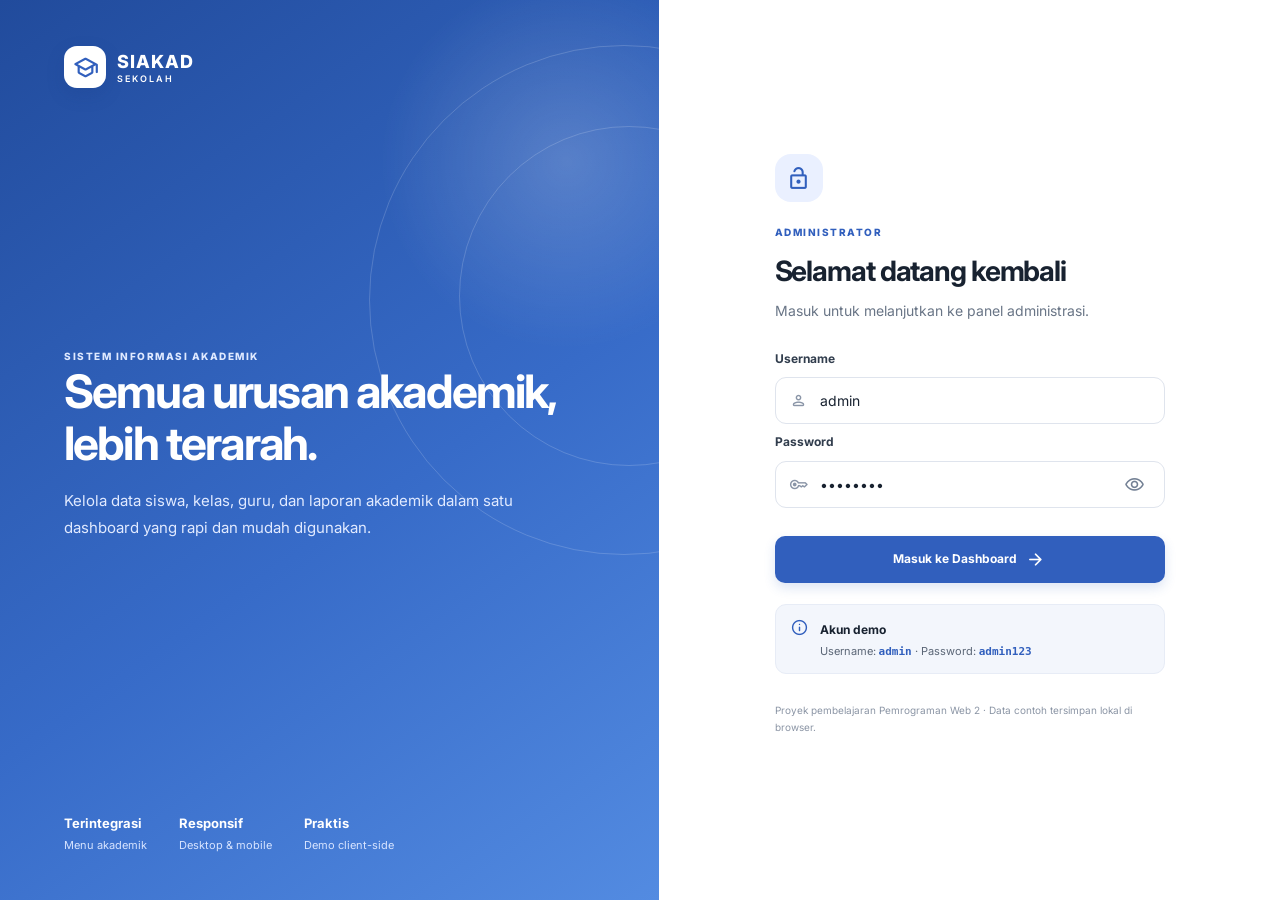
<file: index.html>
<!DOCTYPE html>
<html lang="id">
<head>
  <meta charset="UTF-8" />
  <meta name="viewport" content="width=device-width, initial-scale=1.0" />
  <meta name="theme-color" content="#2856a6" />
  <title>Masuk Admin | SIAKAD Sekolah</title>
  <link rel="preconnect" href="https://fonts.googleapis.com" />
  <link rel="preconnect" href="https://fonts.gstatic.com" crossorigin />
  <link href="https://fonts.googleapis.com/css2?family=Inter:wght@400;500;600;700;800&family=Material+Symbols+Rounded:opsz,wght,FILL,GRAD@20..48,400,0,0" rel="stylesheet" />
  <link rel="stylesheet" href="style.css" />
</head>
<body class="login-page">
  <main class="login-shell">
    <section class="login-art" aria-label="Informasi aplikasi">
      <div class="brand brand-light"><span class="brand-mark"><span class="material-symbols-rounded">school</span></span><span>SIAKAD<span class="brand-sub">SEKOLAH</span></span></div>
      <div class="login-art-copy">
        <span class="eyebrow">SISTEM INFORMASI AKADEMIK</span>
        <h1>Semua urusan akademik, lebih terarah.</h1>
        <p>Kelola data siswa, kelas, guru, dan laporan akademik dalam satu dashboard yang rapi dan mudah digunakan.</p>
      </div>
      <div class="art-stat-row"><div class="art-stat"><strong>Terintegrasi</strong><span>Menu akademik</span></div><div class="art-stat"><strong>Responsif</strong><span>Desktop & mobile</span></div><div class="art-stat"><strong>Praktis</strong><span>Demo client-side</span></div></div>
      <div class="login-orbit orbit-one"></div><div class="login-orbit orbit-two"></div>
    </section>
    <section class="login-form-panel">
      <div class="mobile-brand brand"><span class="brand-mark"><span class="material-symbols-rounded">school</span></span><span>SIAKAD<span class="brand-sub">SEKOLAH</span></span></div>
      <div class="login-form-wrap">
        <div class="welcome-icon"><span class="material-symbols-rounded">lock_open</span></div>
        <p class="eyebrow">ADMINISTRATOR</p>
        <h2>Selamat datang kembali</h2>
        <p class="muted">Masuk untuk melanjutkan ke panel administrasi.</p>
        <form id="loginForm" class="form-stack" novalidate>
          <label for="username">Username</label>
          <div class="input-with-icon"><span class="material-symbols-rounded">person</span><input id="username" name="username" autocomplete="username" placeholder="Masukkan username" required value="admin" /></div>
          <label for="password">Password</label>
          <div class="input-with-icon"><span class="material-symbols-rounded">key</span><input id="password" name="password" type="password" autocomplete="current-password" placeholder="Masukkan password" required value="admin123" /><button type="button" class="icon-button password-toggle" aria-label="Tampilkan password"><span class="material-symbols-rounded">visibility</span></button></div>
          <p id="loginError" class="field-error" role="alert"></p>
          <button type="submit" class="btn btn-primary btn-wide">Masuk ke Dashboard <span class="material-symbols-rounded">arrow_forward</span></button>
        </form>
        <div class="demo-credential"><span class="material-symbols-rounded">info</span><div><strong>Akun demo</strong><p>Username: <code>admin</code> · Password: <code>admin123</code></p></div></div>
        <p class="login-footnote">Proyek pembelajaran Pemrograman Web 2 · Data contoh tersimpan lokal di browser.</p>
      </div>
    </section>
  </main>
  <script src="login.js"></script>
</body>
</html>
</file>
<file: style.css>
@import url('https://fonts.googleapis.com/css2?family=Inter:wght@400;500;600;700;800&family=Material+Symbols+Rounded:opsz,wght,FILL,GRAD@20..48,400,0,0');
:root{--primary:#315fbd;--primary-dark:#244a98;--primary-soft:#eaf0ff;--ink:#182230;--muted:#697586;--line:#e5e9f1;--surface:#fff;--canvas:#f6f8fc;--green:#16865b;--green-bg:#e4f7ef;--red:#c43f4e;--red-bg:#fff0f1;--amber:#aa6c0a;--amber-bg:#fff5df;--shadow:0 7px 25px rgba(22,43,77,.06);--radius:16px;--sidebar-width:252px}
*{box-sizing:border-box}html{scroll-behavior:smooth}body{margin:0;background:var(--canvas);color:var(--ink);font-family:Inter,system-ui,-apple-system,BlinkMacSystemFont,"Segoe UI",sans-serif;font-size:14px;line-height:1.55}button,input,select,textarea{font:inherit}button,a{-webkit-tap-highlight-color:transparent}a{color:inherit;text-decoration:none}button{cursor:pointer}.material-symbols-rounded{font-family:'Material Symbols Rounded';font-weight:normal;font-style:normal;font-size:21px;line-height:1;letter-spacing:normal;text-transform:none;display:inline-block;white-space:nowrap;word-wrap:normal;direction:ltr;-webkit-font-feature-settings:'liga';-webkit-font-smoothing:antialiased;font-feature-settings:'liga'}
/* Login */
.login-page{min-height:100vh;background:#fff}.login-shell{min-height:100vh;display:grid;grid-template-columns:minmax(360px,1.03fr) minmax(360px,.97fr)}.login-art{position:relative;overflow:hidden;display:flex;flex-direction:column;justify-content:space-between;padding:46px clamp(30px,5vw,78px);color:#fff;background:radial-gradient(circle at 86% 18%,rgba(255,255,255,.19),transparent 20%),linear-gradient(145deg,#214b9c,#376bc8 56%,#538be1)}.brand{display:flex;align-items:center;gap:11px;font-size:18px;font-weight:800;letter-spacing:.06em}.brand-light{position:relative;z-index:1}.brand-sub{display:block;font-size:9px;letter-spacing:.23em;font-weight:600;margin-top:-3px}.brand-mark{width:42px;height:42px;border-radius:13px;background:#fff;color:var(--primary);display:grid;place-items:center;box-shadow:0 7px 18px #173d8733}.brand-mark .material-symbols-rounded{font-size:27px}.login-art-copy{position:relative;z-index:1;max-width:560px;margin:70px 0}.eyebrow{margin:0 0 9px;color:var(--primary);font-weight:800;font-size:10px;letter-spacing:.15em}.login-art .eyebrow{color:#dfe9ff}.login-art h1{font-size:clamp(30px,3.6vw,48px);line-height:1.12;letter-spacing:-.04em;margin:0 0 18px;max-width:510px}.login-art-copy p{max-width:455px;color:#e1eaff;font-size:15px;line-height:1.8}.art-stat-row{position:relative;z-index:1;display:flex;gap:32px;flex-wrap:wrap}.art-stat{display:flex;flex-direction:column;gap:4px}.art-stat strong{font-size:13px}.art-stat span{font-size:11px;color:#d7e4ff}.login-orbit{position:absolute;border:1px solid #ffffff2b;border-radius:50%;pointer-events:none}.orbit-one{width:340px;height:340px;right:-140px;top:14%}.orbit-two{width:510px;height:510px;right:-220px;top:5%}.login-form-panel{display:flex;align-items:center;justify-content:center;padding:38px}.login-form-wrap{width:min(100%,390px)}.mobile-brand{display:none}.welcome-icon{width:48px;height:48px;border-radius:16px;background:var(--primary-soft);color:var(--primary);display:grid;place-items:center;margin-bottom:23px}.welcome-icon .material-symbols-rounded{font-size:25px}.login-form-wrap h2{font-size:28px;letter-spacing:-.04em;margin:0 0 7px}.muted{color:var(--muted)}.login-form-wrap>.muted{margin:0 0 28px}.form-stack{display:flex;flex-direction:column;gap:9px}.form-stack label,.form-field label{font-weight:700;font-size:12px;color:#313d4d}.input-with-icon{display:flex;align-items:center;gap:10px;border:1px solid #dfe4ed;border-radius:11px;padding:0 13px;background:#fff;min-height:47px;transition:.2s}.input-with-icon:focus-within{border-color:var(--primary);box-shadow:0 0 0 3px #315fbd17}.input-with-icon>span{color:#8a95a7;font-size:19px}.input-with-icon input{min-width:0;width:100%;border:0;outline:0;background:transparent;color:var(--ink)}.icon-button{border:0;background:transparent;color:#738094;width:34px;height:34px;display:inline-grid;place-items:center;border-radius:9px;transition:.15s}.icon-button:hover{background:#eef2f8;color:var(--primary)}.field-error{margin:0;color:var(--red);font-size:12px;min-height:0}.field-error:not(:empty){padding:8px 10px;background:var(--red-bg);border-radius:8px}.btn{display:inline-flex;align-items:center;justify-content:center;gap:8px;border:1px solid transparent;border-radius:10px;padding:10px 15px;font-weight:700;font-size:12px;transition:transform .15s,background .15s,box-shadow .15s;white-space:nowrap}.btn:hover{transform:translateY(-1px)}.btn-primary{background:var(--primary);color:#fff;box-shadow:0 5px 12px #315fbd2a}.btn-primary:hover{background:var(--primary-dark)}.btn-secondary{border-color:#dbe1eb;background:#fff;color:#445064}.btn-secondary:hover{background:#f5f7fb}.btn-danger{background:var(--red);color:#fff}.btn-wide{width:100%;margin-top:10px;min-height:47px}.demo-credential{display:flex;gap:11px;align-items:flex-start;background:#f3f6fc;border:1px solid #e7ecf6;padding:13px 14px;border-radius:11px;margin-top:21px}.demo-credential>.material-symbols-rounded{color:var(--primary);font-size:19px}.demo-credential strong{font-size:12px}.demo-credential p{margin:3px 0 0;font-size:11px;color:#5b6676}.demo-credential code{color:var(--primary);font-weight:700}.login-footnote{font-size:10px;color:#8b95a5;margin-top:28px;line-height:1.7}
/* Shell */
.app-shell{min-height:100vh}.sidebar{position:fixed;inset:0 auto 0 0;width:var(--sidebar-width);background:#fff;border-right:1px solid var(--line);z-index:30;display:flex;flex-direction:column;transition:transform .25s}.sidebar-brand{padding:25px 23px 24px;border-bottom:1px solid #f0f2f7}.sidebar-brand .brand{font-size:16px;letter-spacing:.04em}.sidebar-brand .brand-mark{background:var(--primary);color:#fff;width:38px;height:38px;border-radius:12px;box-shadow:none}.sidebar-brand .brand-sub{color:#8190a5}.school-caption{margin:15px 0 0 49px;font-size:10px;color:#8b95a5}.side-nav{padding:21px 13px;overflow:auto;flex:1}.nav-section-label{margin:0 12px 10px;color:#99a2b1;font-size:9px;font-weight:800;letter-spacing:.14em}.nav-link{display:flex;align-items:center;gap:13px;padding:11px 13px;border-radius:10px;color:#667286;font-size:12px;font-weight:600;margin:3px 0;transition:.15s}.nav-link .material-symbols-rounded{font-size:20px}.nav-link:hover{background:#f4f6fb;color:var(--primary)}.nav-link.active{background:var(--primary-soft);color:var(--primary);font-weight:800}.sidebar-bottom{padding:16px 13px 20px;border-top:1px solid #f0f2f7}.support-card{margin:0 4px 14px;padding:13px;background:#f6f8fd;border-radius:12px}.support-card strong{font-size:11px}.support-card p{font-size:10px;color:#788496;margin:5px 0 10px}.support-card .btn{font-size:10px;padding:7px 10px}.nav-logout{width:100%;text-align:left;background:transparent;border:0}.main-area{min-height:100vh;margin-left:var(--sidebar-width);display:flex;flex-direction:column}.topbar{height:78px;padding:0 34px;background:#fff;border-bottom:1px solid var(--line);display:flex;align-items:center;justify-content:space-between;gap:18px;position:sticky;top:0;z-index:20}.topbar-left{display:flex;align-items:center;gap:15px;min-width:0}.menu-toggle{display:none}.page-location{font-size:11px;color:#8b95a5;display:flex;gap:8px;align-items:center}.page-location strong{color:#455165;font-weight:600}.topbar-right{display:flex;align-items:center;gap:20px}.topbar-date{font-size:11px;color:#758194;display:flex;align-items:center;gap:7px}.topbar-date .material-symbols-rounded{font-size:18px}.profile-area{display:flex;align-items:center;gap:10px;padding-left:19px;border-left:1px solid var(--line)}.profile-avatar{width:38px;height:38px;border-radius:12px;background:#eaf0ff;color:var(--primary);display:grid;place-items:center;font-weight:800;font-size:12px}.profile-meta{display:flex;flex-direction:column;line-height:1.35}.profile-meta strong{font-size:11px}.profile-meta span{font-size:10px;color:#8993a3}.content{padding:30px 34px 35px;flex:1;width:100%;max-width:1580px;margin:0 auto}.page-heading{display:flex;align-items:flex-start;justify-content:space-between;gap:20px;margin-bottom:25px}.page-heading h1{font-size:25px;line-height:1.25;letter-spacing:-.04em;margin:0 0 7px}.page-heading p{margin:0;color:var(--muted);font-size:12px}.heading-actions{display:flex;align-items:center;gap:10px;flex-wrap:wrap}.footer{padding:17px 34px;border-top:1px solid var(--line);display:flex;justify-content:space-between;gap:20px;flex-wrap:wrap;color:#8a94a4;font-size:10px;background:#fff}.footer strong{color:#697586;font-weight:700}
/* General components */
.card{background:#fff;border:1px solid #e8ecf3;border-radius:var(--radius);box-shadow:var(--shadow)}.card-header{padding:20px 21px 14px;display:flex;align-items:center;justify-content:space-between;gap:15px}.card-title{margin:0;font-size:13px;font-weight:800;letter-spacing:-.01em}.card-subtitle{margin:4px 0 0;color:#8a94a4;font-size:10px}.card-body{padding:0 21px 21px}.text-link{color:var(--primary);font-weight:700;font-size:11px;display:inline-flex;gap:5px;align-items:center}.text-link:hover{text-decoration:underline}.stats-grid{display:grid;grid-template-columns:repeat(4,minmax(0,1fr));gap:17px;margin-bottom:21px}.stat-card{padding:19px 19px 16px;position:relative;overflow:hidden}.stat-top{display:flex;align-items:center;justify-content:space-between;gap:10px}.stat-label{font-size:11px;color:#778295;font-weight:600}.stat-icon{width:39px;height:39px;border-radius:12px;display:grid;place-items:center}.stat-icon .material-symbols-rounded{font-size:22px}.icon-blue{background:#eaf0ff;color:#315fbd}.icon-green{background:#e4f7ef;color:#16865b}.icon-purple{background:#f1eaff;color:#8253ca}.icon-orange{background:#fff1df;color:#ca7a12}.stat-number{margin-top:12px;font-size:29px;font-weight:800;letter-spacing:-.05em;line-height:1.2}.stat-note{display:flex;align-items:center;gap:5px;margin-top:8px;color:#929baa;font-size:10px}.trend-up{color:var(--green);font-weight:700}.dashboard-grid{display:grid;grid-template-columns:minmax(0,1.55fr) minmax(270px,.9fr);gap:20px;margin-bottom:20px}.chart-container{height:240px;position:relative}.chart-fallback{padding:25px 0;font-size:12px}.gender-legend{display:flex;gap:19px;flex-wrap:wrap;margin-top:13px}.legend-item{display:flex;align-items:center;gap:7px;font-size:10px;color:#778295}.legend-item strong{color:#273347;margin-left:2px}.legend-dot{width:8px;height:8px;display:inline-block;border-radius:50%}.dot-blue{background:#4776d0}.dot-pink{background:#e97ea0}.activity-list{list-style:none;padding:0;margin:0}.activity-list li{display:flex;gap:12px;padding:13px 0;border-bottom:1px solid #f0f2f6}.activity-list li:last-child{border-bottom:0}.activity-icon{width:34px;height:34px;flex-shrink:0;border-radius:10px;display:grid;place-items:center;color:var(--primary);background:#edf2ff}.activity-icon .material-symbols-rounded{font-size:18px}.activity-copy strong{display:block;font-size:11px}.activity-copy p{font-size:10px;color:#8b95a5;margin:3px 0 0}.activity-copy time{font-size:9px;color:#a4acb8}
/* Table and filters */
.toolbar{display:flex;align-items:center;justify-content:space-between;gap:12px;padding:17px 20px;border-bottom:1px solid #edf0f5;flex-wrap:wrap}.toolbar-left,.toolbar-right{display:flex;align-items:center;gap:10px;flex-wrap:wrap}.search-field{display:flex;align-items:center;gap:8px;border:1px solid #e0e5ee;background:#fff;border-radius:10px;padding:0 11px;min-height:38px;min-width:245px}.search-field .material-symbols-rounded{font-size:18px;color:#8d98a9}.search-field input{border:0;outline:0;min-width:0;width:100%;font-size:11px}.control-select,.control-input{border:1px solid #e0e5ee;border-radius:9px;padding:10px 11px;background:#fff;color:#465266;min-height:38px;font-size:11px;outline:0}.control-select:focus,.control-input:focus{border-color:var(--primary);box-shadow:0 0 0 3px #315fbd17}.table-responsive{overflow-x:auto;width:100%}table{width:100%;border-collapse:collapse;white-space:nowrap}thead{background:#fafbfe}th{color:#818b9c;font-size:9px;text-transform:uppercase;letter-spacing:.07em;font-weight:800;text-align:left;padding:13px 17px;border-bottom:1px solid #edf0f5}td{padding:14px 17px;border-bottom:1px solid #f0f2f7;font-size:11px;color:#586476}tbody tr:hover{background:#fbfcff}tbody tr:last-child td{border-bottom:0}td strong{color:#253145;font-size:11px}.mono{font-variant-numeric:tabular-nums;font-family:ui-monospace,SFMono-Regular,Menlo,monospace;color:#657187}.person-cell{display:flex;align-items:center;gap:10px;min-width:190px}.person-cell>div{display:flex;flex-direction:column;gap:3px}.person-cell strong{color:#2b3648;font-size:11px}.person-cell small{font-size:9px;color:#929baa}.avatar{height:35px;width:35px;border-radius:11px;display:grid;place-items:center;flex-shrink:0;font-size:10px;font-weight:800}.avatar-blue{background:#eaf0ff;color:#315fbd}.avatar-pink{background:#fff0f5;color:#c34e79}.status{display:inline-flex;align-items:center;gap:6px;padding:5px 9px;border-radius:30px;font-size:9px;font-weight:800}.status:before{content:"";width:5px;height:5px;border-radius:50%;background:currentColor}.status-active{background:var(--green-bg);color:var(--green)}.status-inactive{background:#eef0f4;color:#7a8494}.status-pending{background:var(--amber-bg);color:var(--amber)}.table-actions{display:flex;gap:3px}.table-actions .danger-icon:hover{background:var(--red-bg);color:var(--red)}.checkbox-mock{display:block;width:15px;height:15px;border:1px solid #d7deea;border-radius:4px}.table-footer{display:flex;align-items:center;justify-content:space-between;gap:10px;padding:15px 20px;border-top:1px solid #edf0f5;color:#8791a1;font-size:10px}.pagination{display:flex;gap:5px}.page-chip{min-width:28px;height:28px;padding:0 7px;border:1px solid #e1e6ef;background:#fff;border-radius:7px;color:#657187;display:grid;place-items:center;font-size:10px}.page-chip.current{background:var(--primary);border-color:var(--primary);color:#fff}.empty-cell{text-align:center!important;padding:40px 20px!important;color:#8791a1!important}.empty-cell .material-symbols-rounded{display:block;font-size:30px;margin:0 auto 9px;color:#b2bac7}.empty-cell strong,.empty-cell span{display:block}
/* Forms */
.form-layout{display:grid;grid-template-columns:minmax(0,1.4fr) minmax(245px,.75fr);gap:20px;align-items:start}.form-card{padding:24px}.form-card-header{display:flex;gap:11px;align-items:center;margin-bottom:23px;padding-bottom:18px;border-bottom:1px solid #edf0f5}.form-card-header .welcome-icon{margin:0;width:42px;height:42px;border-radius:12px}.form-card-header h2{font-size:14px;margin:0}.form-card-header p{font-size:10px;color:#8490a1;margin:4px 0 0}.form-grid{display:grid;grid-template-columns:repeat(2,minmax(0,1fr));gap:17px 16px}.form-field{display:flex;flex-direction:column;gap:7px;min-width:0}.form-field.full-width{grid-column:1/-1}.form-field label .required{color:var(--red)}.form-field input,.form-field select,.form-field textarea{width:100%;min-height:42px;border:1px solid #dfe5ee;border-radius:9px;padding:10px 12px;background:#fff;color:#283548;outline:0;font-size:11px;transition:.2s}.form-field input:focus,.form-field select:focus,.form-field textarea:focus{border-color:var(--primary);box-shadow:0 0 0 3px #315fbd17}.form-field input::placeholder,.form-field textarea::placeholder{color:#a4acb8}.form-field .hint{font-size:9px;color:#919baa}.form-field .error-text{font-size:10px;color:var(--red);min-height:0}.form-field .error-text:not(:empty){margin-top:-3px}.input-invalid{border-color:var(--red)!important;box-shadow:0 0 0 3px #c43f4e12!important}.form-actions{display:flex;justify-content:flex-end;gap:9px;padding-top:20px;margin-top:23px;border-top:1px solid #edf0f5}.info-card{padding:20px}.info-card h3{font-size:12px;margin:0 0 13px}.info-card p{font-size:10px;color:#758194;line-height:1.8;margin:0}.info-checklist{list-style:none;padding:0;margin:15px 0 0}.info-checklist li{display:flex;gap:8px;color:#677386;font-size:10px;margin-top:11px}.info-checklist .material-symbols-rounded{color:var(--green);font-size:16px}
/* Reports */
.report-summary{display:grid;grid-template-columns:repeat(3,minmax(0,1fr));gap:15px;margin-bottom:20px}.report-metric{padding:17px 19px;display:flex;align-items:center;gap:13px}.report-metric .stat-icon{flex-shrink:0}.report-metric span{display:block;color:#8490a1;font-size:10px}.report-metric strong{display:block;font-size:23px;letter-spacing:-.04em;margin-top:2px}.report-actions{display:flex;align-items:center;gap:8px;flex-wrap:wrap}.report-note{padding:13px 15px;background:#f4f7ff;color:#596b92;border:1px solid #e3eaff;border-radius:10px;font-size:10px;margin-bottom:18px;display:flex;gap:9px;align-items:flex-start}.report-note .material-symbols-rounded{font-size:17px;color:var(--primary)}
/* Modal and toast */
.modal-backdrop{position:fixed;inset:0;background:#1420397a;z-index:100;display:none;align-items:center;justify-content:center;padding:20px;backdrop-filter:blur(3px)}.modal-backdrop.modal-open{display:flex}.modal-card{width:min(100%,420px);background:#fff;padding:25px;border-radius:17px;box-shadow:0 24px 80px #10204330;animation:pop-in .18s ease-out}.modal-icon{width:49px;height:49px;border-radius:15px;background:var(--red-bg);color:var(--red);display:grid;place-items:center;margin-bottom:15px}.modal-card h2{font-size:18px;margin:0 0 7px}.modal-card p{font-size:12px;color:#738094;line-height:1.7;margin:0}.modal-actions{display:flex;justify-content:flex-end;gap:9px;margin-top:22px}.toast{position:fixed;right:24px;bottom:24px;z-index:120;background:#18283e;color:#fff;padding:13px 17px;border-radius:12px;box-shadow:0 12px 35px #14203933;display:flex;align-items:center;gap:9px;font-size:12px;opacity:0;transform:translateY(12px);pointer-events:none;transition:.25s}.toast.visible{opacity:1;transform:translateY(0)}.toast .material-symbols-rounded{color:#75dfb3}.toast-error .material-symbols-rounded{color:#ff9ea8}.sidebar-overlay{display:none}
@keyframes pop-in{from{opacity:0;transform:translateY(6px) scale(.98)}to{opacity:1;transform:translateY(0) scale(1)}}
@media(max-width:1200px){:root{--sidebar-width:225px}.content{padding:25px 23px}.topbar{padding:0 23px}.stats-grid{gap:12px}.stat-card{padding:16px}.dashboard-grid{grid-template-columns:minmax(0,1.35fr) minmax(240px,.8fr)}.profile-meta{display:none}.topbar-right{gap:13px}}
@media(max-width:980px){.login-shell{grid-template-columns:1fr}.login-art{display:none}.login-form-panel{min-height:100vh}.mobile-brand{display:flex;margin-bottom:35px}.mobile-brand .brand-sub{color:#8692a5}.stats-grid{grid-template-columns:repeat(2,minmax(0,1fr))}.dashboard-grid{grid-template-columns:1fr}.form-layout{grid-template-columns:1fr}.form-layout .info-column{display:grid;grid-template-columns:repeat(2,minmax(0,1fr));gap:15px}.topbar-date{display:none}}
@media(max-width:720px){:root{--sidebar-width:252px}.sidebar{transform:translateX(-100%);box-shadow:none}.sidebar.sidebar-open{transform:translateX(0);box-shadow:12px 0 35px #1725431a}.sidebar-overlay.show{display:block;position:fixed;inset:0;background:#19294569;z-index:25}.main-area{margin-left:0}.topbar{height:67px;padding:0 16px}.menu-toggle{display:inline-grid}.topbar-left{gap:10px}.page-location{font-size:10px}.topbar-right{gap:10px}.topbar-right>.icon-button{display:none}.profile-area{padding-left:10px}.profile-avatar{width:34px;height:34px}.content{padding:22px 15px 27px}.page-heading{flex-direction:column;gap:14px;margin-bottom:19px}.page-heading h1{font-size:23px}.heading-actions{width:100%}.heading-actions .btn{flex:1}.stats-grid{gap:11px}.stat-card{padding:15px}.stat-number{font-size:25px}.stat-icon{width:35px;height:35px}.stat-label{font-size:10px}.stat-note{font-size:9px}.card-header{padding:17px 16px 13px}.card-body{padding:0 16px 17px}.toolbar{padding:14px 15px}.toolbar-left,.toolbar-right{width:100%}.search-field{min-width:100%;flex:1}.toolbar .control-select{flex:1;min-width:0}.toolbar .btn{flex:1}.table-footer{padding:13px 15px;align-items:flex-start;flex-direction:column}.footer{padding:15px;font-size:9px}.form-card{padding:18px}.form-grid{grid-template-columns:1fr;gap:14px}.form-field.full-width{grid-column:auto}.form-layout .info-column{grid-template-columns:1fr}.report-summary{grid-template-columns:1fr}.report-metric{padding:14px 16px}.report-metric strong{font-size:21px}.report-actions{width:100%}.report-actions .btn{flex:1}.login-form-panel{padding:25px}.login-form-wrap h2{font-size:25px}.toast{left:15px;right:15px;bottom:15px;justify-content:center}}
@media(max-width:390px){.stats-grid{grid-template-columns:1fr}.stat-card{display:flex;align-items:center;justify-content:space-between;gap:12px}.stat-number{font-size:23px;margin-top:5px}.stat-note{margin-top:4px}.stat-top{gap:8px}}
@media print{body{background:#fff}.sidebar,.topbar,.footer,.page-heading,.toolbar,.heading-actions,.report-actions,.report-note{display:none!important}.main-area{margin:0}.content{max-width:none;padding:0}.card{box-shadow:none;border:0}.table-responsive{overflow:visible}table{white-space:normal}th,td{padding:8px;font-size:9px}.report-summary{grid-template-columns:repeat(3,1fr)}.report-metric{border:1px solid #ddd;padding:9px}.report-metric strong{font-size:16px}.status{border:1px solid #ccc;background:#fff!important;color:#222!important}}
</file>
